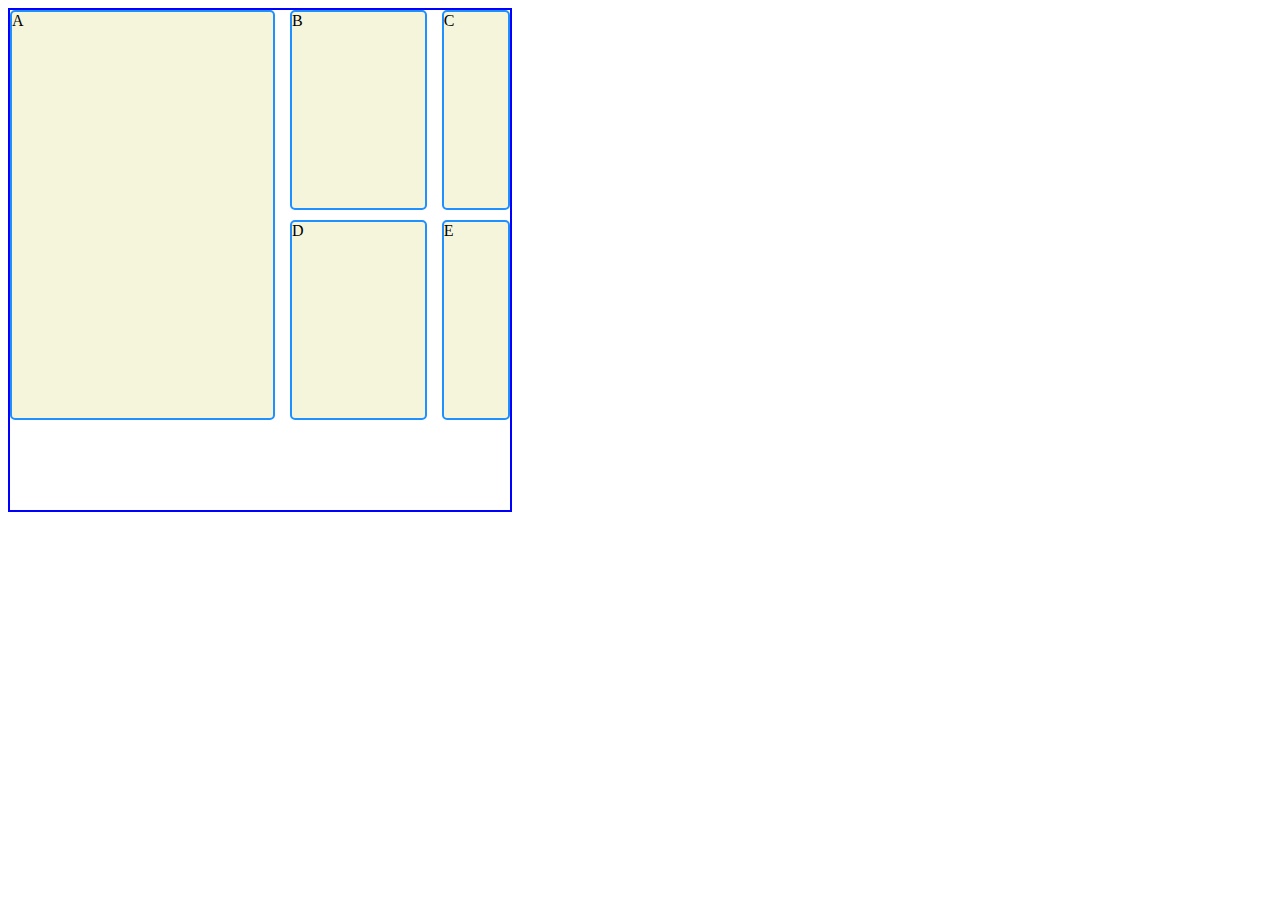
<file: CSS/Css_grid/index.html>
<!DOCTYPE html>
<html>
<head>
  <link rel='stylesheet' href='style.css'></head>
  
<body>
  <div class="grid">
    <div class="box a">A</div>
    <div class="box b">B</div>
    <div class="box c">C</div>
    <div class="box d">D</div>
    <div class="box e">E</div>
  </div>
</body>

</html>
</file>
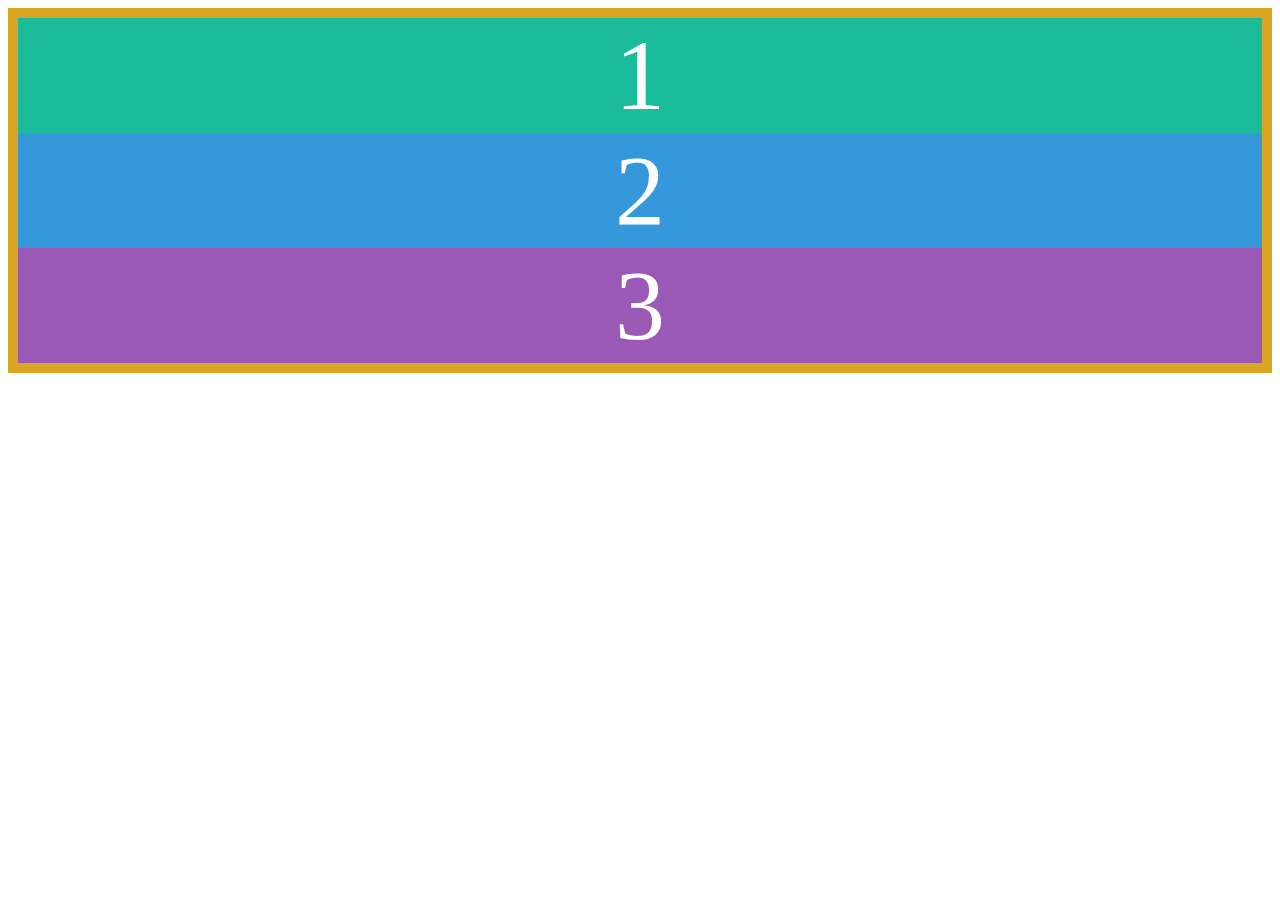
<file: flexbox/Clase/index.html>
<!DOCTYPE html>
<html lang="en">
<head>
  <meta charset="UTF-8">
  <title>FlexBox Tutorial</title>
  <link rel="stylesheet" href="style.css">
</head>
<body>

  <div class="container">
    <div class="box box1">1</div>
    <div class="box box2">2</div>
    <div class="box box3">3</div>
<!--     <div class="box box4">4</div>
    <div class="box box5">5</div>
    <div class="box box6">6</div>
    <div class="box box7">7</div>
    <div class="box box8">8</div>
    <div class="box box9">9</div>
    <div class="box box10">10</div> -->
  </div>

</body>
</html>
</file>
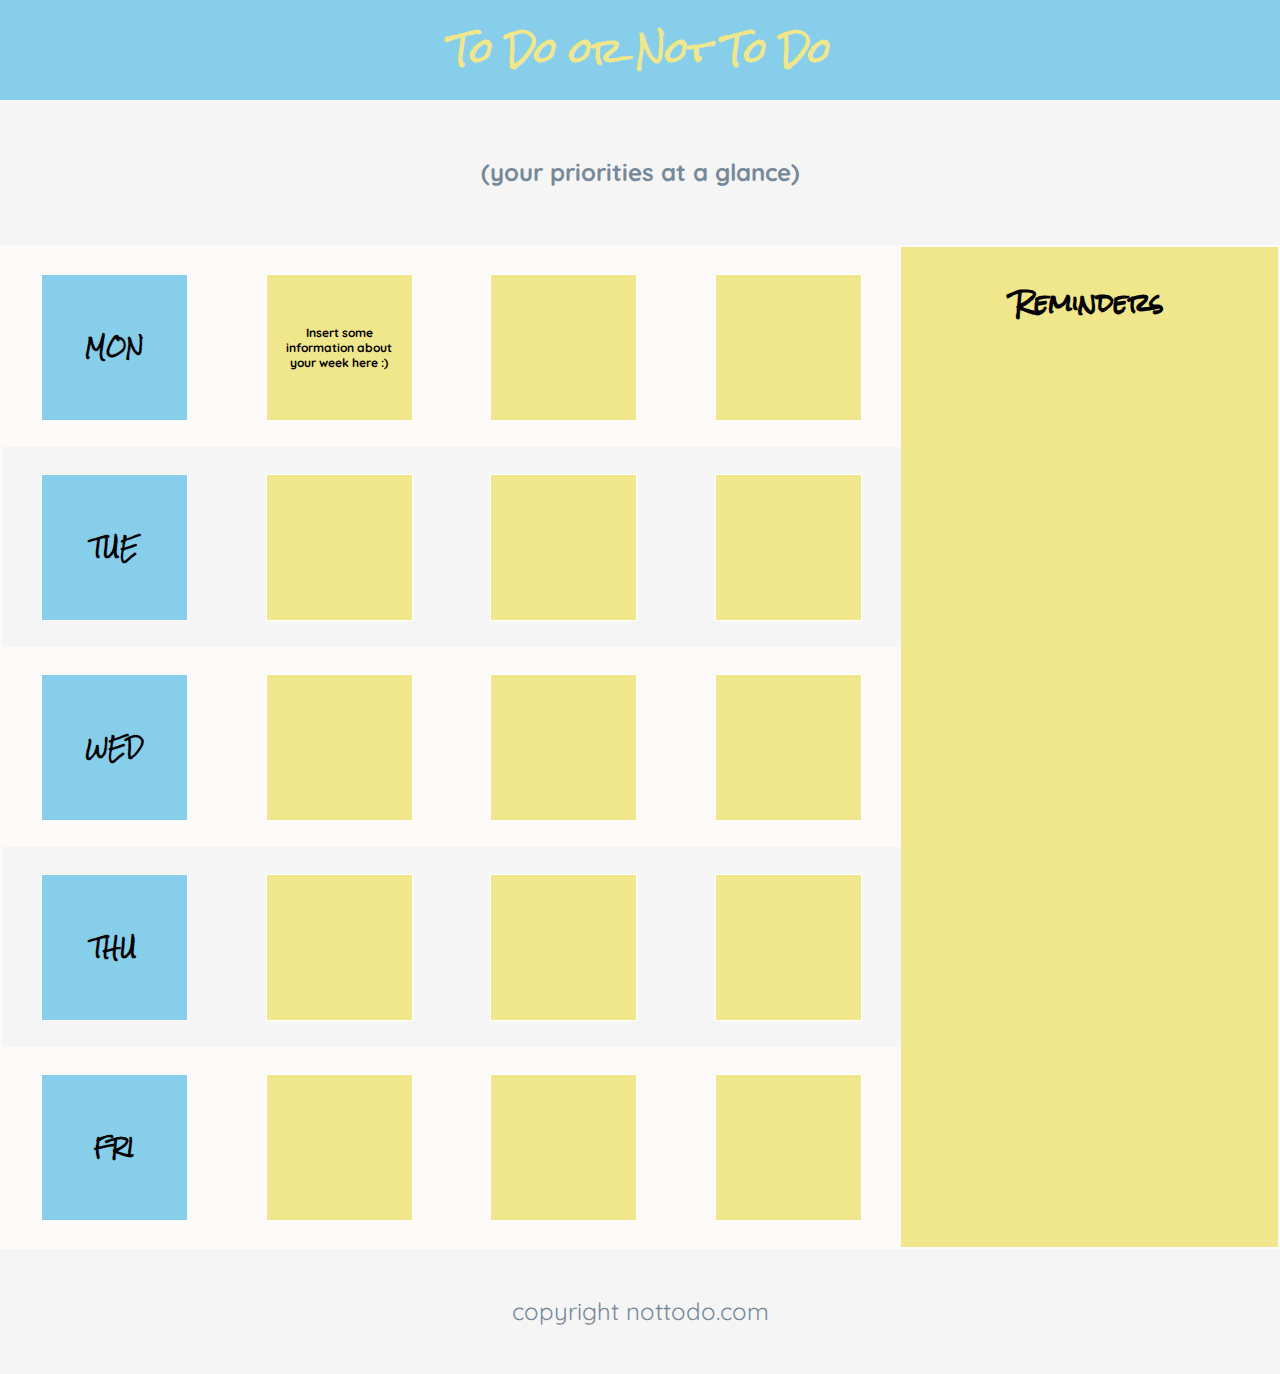
<file: proyectos/todolist/index.html>
<!DOCTYPE html>
<html>

<head>
  <title>To Do App</title>
  <link rel="stylesheet" href="style.css" type="text/css">
  <link href="https://fonts.googleapis.com/css?family=Quicksand" rel="stylesheet">
  <link href="https://fonts.googleapis.com/css?family=Rock+Salt" rel="stylesheet">
</head>
<body>

  <!-- Header -->

  <div id="header">
    <h1>To Do or Not To Do</h1>
    <h2 class="tagline">(your priorities at a glance)</h2>
  </div>

  <!-- App Container -->

  <div class="container">

    <!-- To Do Section -->

    <div class="week">
      <div class="row secondary-background">
        <div class="day square"><h3>MON</h3></div>
        <div class="task square">
          <p> Insert some information about your week here :) </p>
        </div>
        <div class="task square"></div>
        <div class="task square"></div>
      </div>
      <div class="row">
        <div class="day square"><h3>TUE</h3></div>
        <div class="task square"></div>
        <div class="task square"></div>
        <div class="task square"></div>
      </div>
      <div class="row secondary-background">
        <div class="day square"><h3>WED</h3></div>
        <div class="task square"></div>
        <div class="task square"></div>
        <div class="task square"></div>
      </div>
      <div class="row">
        <div class="day square"><h3>THU</h3></div>
        <div class="task square"></div>
        <div class="task square"></div>
        <div class="task square"></div>
      </div>
      <div class="row secondary-background">
        <div class="day square"><h3>FRI</h3></div>
        <div class="task square"></div>
        <div class="task square"></div>
        <div class="task square"></div>
      </div>
    </div>

    <!-- Reminders Section -->

    <div class="reminders">
      <h3>Reminders</h3>
    </div>
  </div>

  <!-- Footer -->

  <footer>
    <span class="tagline">copyright nottodo.com</span>
  </footer>
</body>
</html>
</file>
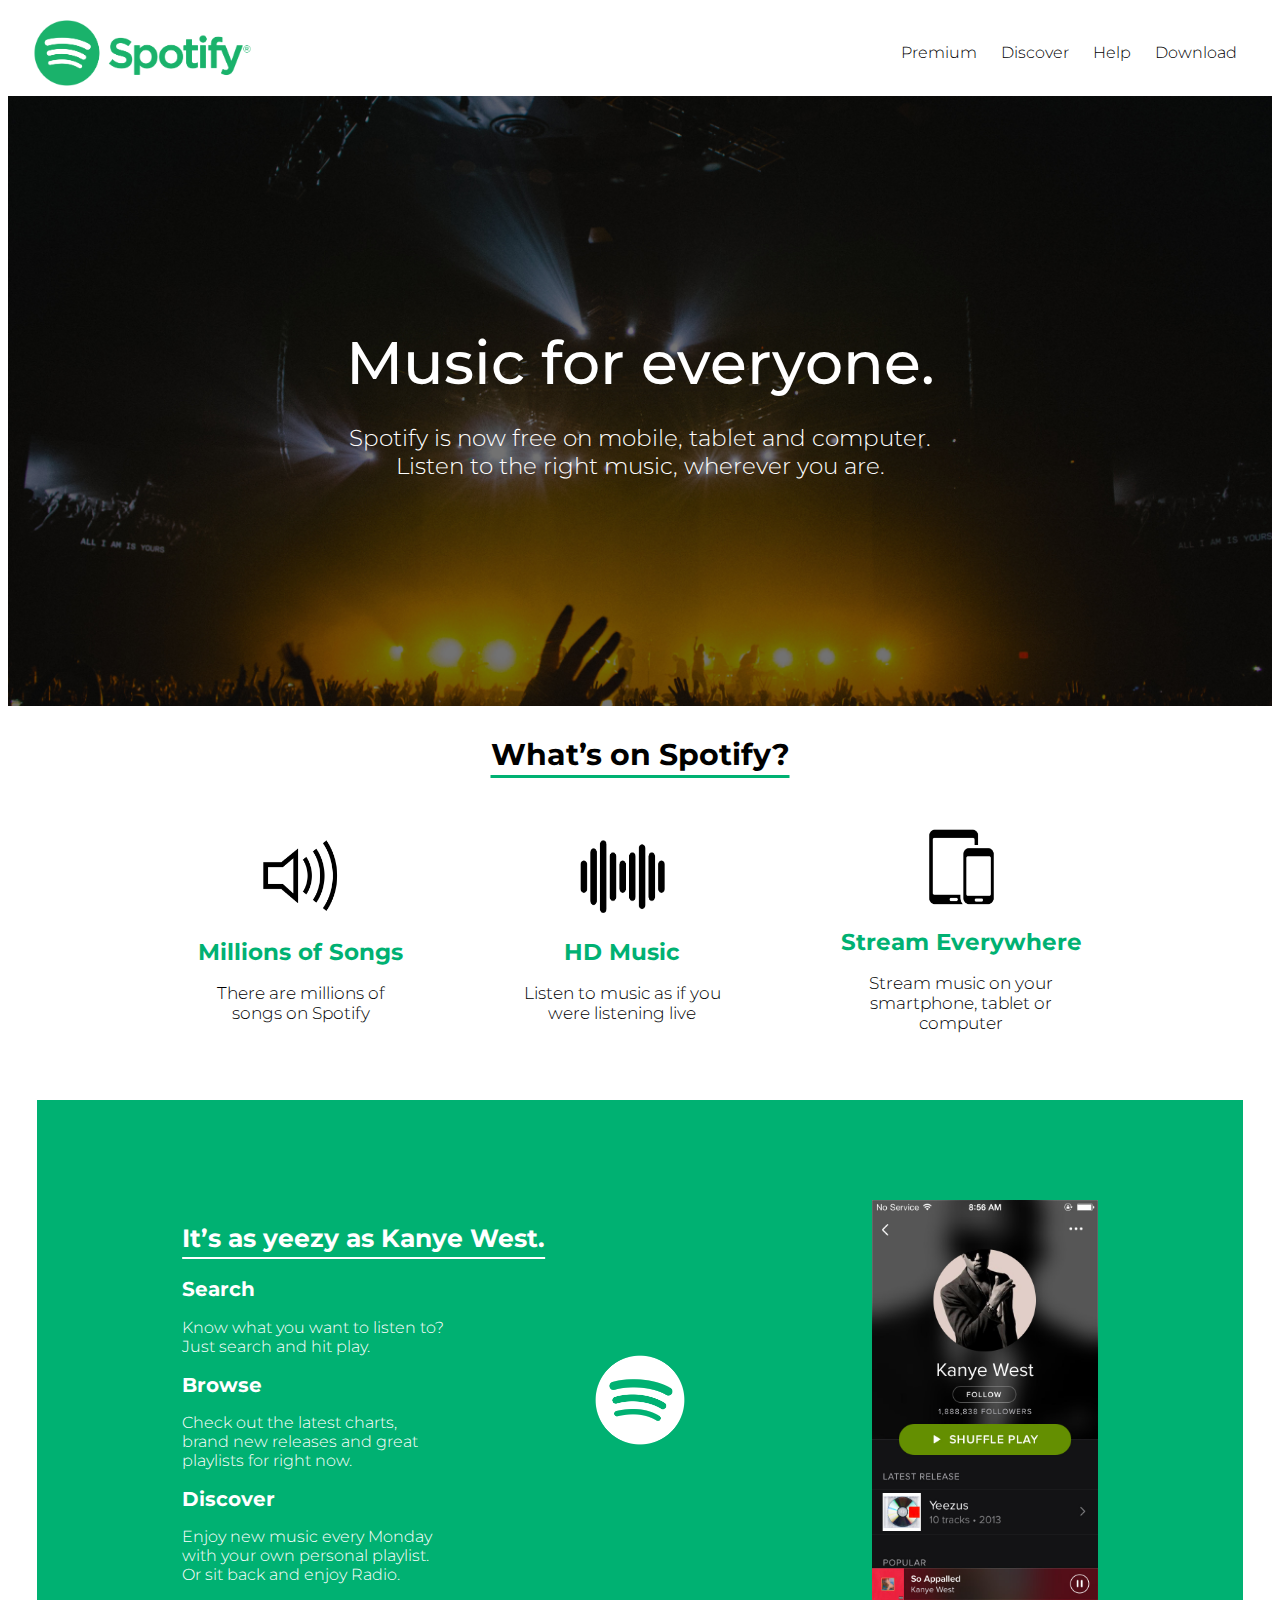
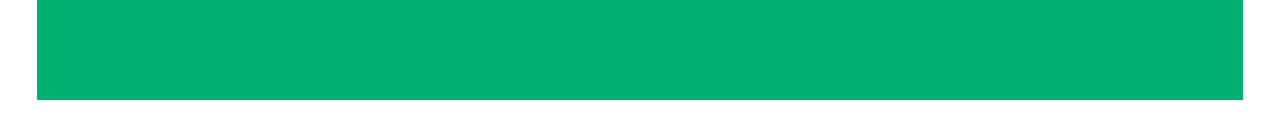
<file: spotify/code/index.html>
<!DOCTYPE html>
  <html lang="en">
    <head>
      
      <meta charset="UTF-8">
      <title>Spotify</title>
      <link rel="stylesheet" type="text/css" href="./css/stylesheet.css">
    </head>
    <body>
      <!-- HEADER -->
      <header>
        <img src="./img/spotify-logo.png">
        <nav>
          <ul>
            <li>Premium</li>
            <li>Discover</li>
            <li>Help</li>
            <li>Download</li>
          </ul>
        </nav>
      </header>

      <!-- SECCION1: IMG DE FONDO -->
      <section class="img_fondo">
        <h3>Music for everyone.</h3>
        <p>Spotify is now free on mobile, tablet and computer.
        <br>
        Listen to the right music, wherever you are. 
        </p>      
      </section>

      <!-- SECCION2: what's on spotify -->
      <section class="section2">
        <h2 class="title boldMont">What’s on Spotify?</h2>
        <div class="what-spotify">
          <article class="art-flex">
            <img class="icon" alt="music-icon" src="./img/music-icon.png">
            <h2>Millions of Songs</h2>
          <p>There are millions of<br>songs on Spotify</p>          
          </article>

          <article class="art-flex">
            <img class="icon" alt="high-quality-icon" src="./img/high-quality-icon.png">
            <h2>HD Music</h2>
          <p>Listen to music as if you<br>were listening live</p>       
          </article>

          <article class="art-flex">
            <img class="icon" alt="devices-icon" src="./img/devices-icon.png">
            <h2>Stream Everywhere</h2>
            <p>Stream music on your<br>smartphone, tablet or<br> computer</p>
          </article>
        </div>
      </section>

      <!-- SECCION3: img kanye west -->
      <section class="section3">
            <article class="kanye-info">
            <h1 class="boldMont">It’s as yeezy as Kanye West.</h1>
            <div>
              <h2 class="boldMont">Search</h2>
              <p>Know what you want to listen to?<br>Just search and hit play.</p>  
            </div>

            <div>
              <h2 class="boldMont">Browse</h2>
              <p>Check out the latest charts,<br>brand new releases and great<br>playlists for right now.</p>        
            </div>

            <div>
              <h2 class="boldMont">Discover</h2>
              <p>Enjoy new music every Monday<br>with your own personal playlist.<br>Or sit back and enjoy Radio.</p>
            </div>
          </article>
          <img src="./img/spotify-app.jpeg" alt="spotify-app">
      </section>
    </body>
  </html>
</file>
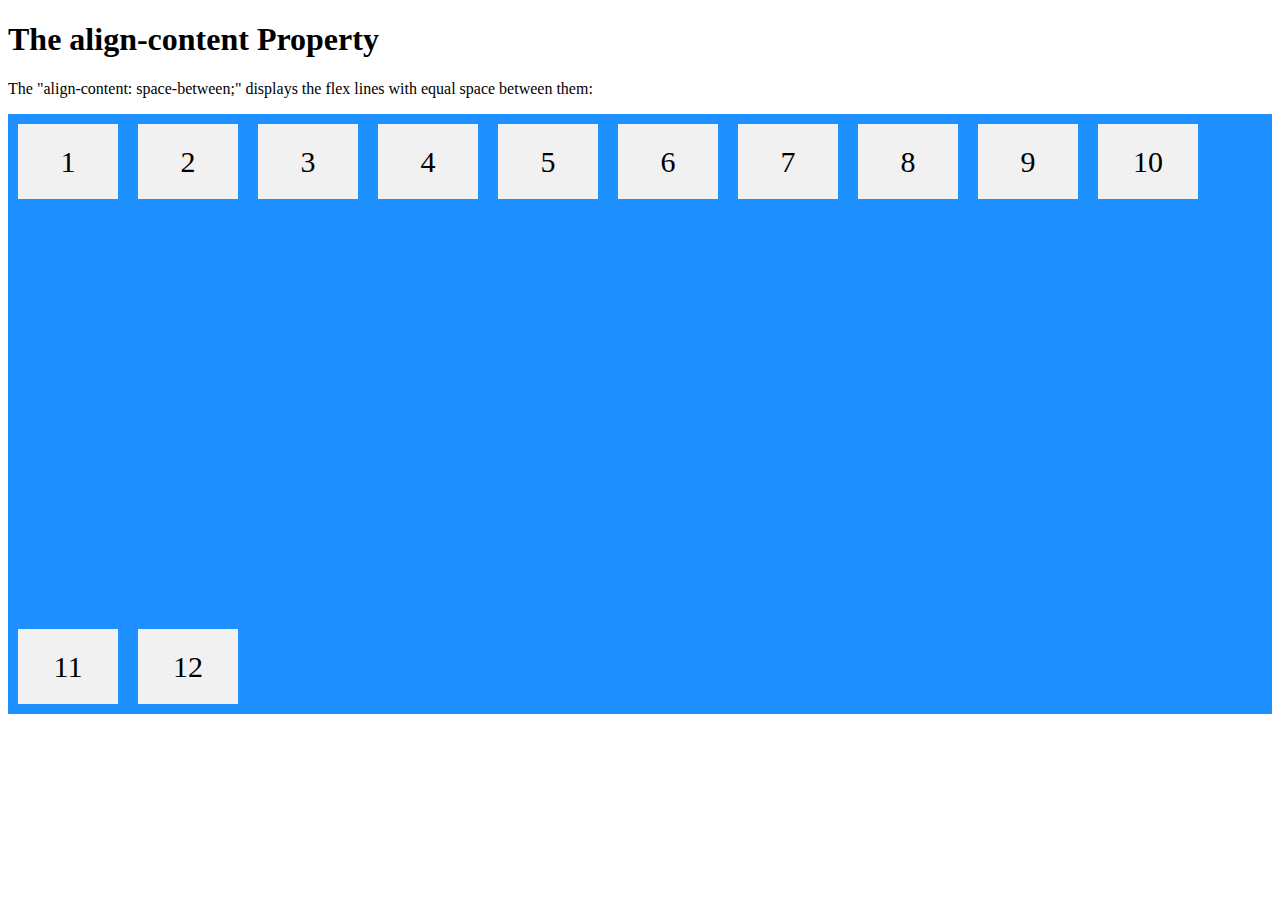
<file: flexbox/align_content.html>
<!DOCTYPE html>
<html>
<head>
<style>
.flex-container {
  display: flex;
  height: 600px;
  flex-wrap: wrap;
  align-content: space-between;
  /*overflow: scroll;*/
  background-color: DodgerBlue;
}

.flex-container > div {
  background-color: #f1f1f1;
  width: 100px;
  margin: 10px;
  text-align: center;
  line-height: 75px;
  font-size: 30px;
}
</style>
</head>
<body>

<h1>The align-content Property</h1>

<p>The "align-content: space-between;" displays the flex lines with equal space between them:</p>

<div class="flex-container">
  <div>1</div>
  <div>2</div>
  <div>3</div>  
  <div>4</div>
  <div>5</div>
  <div>6</div>  
  <div>7</div>
  <div>8</div>
  <div>9</div>  
  <div>10</div>
  <div>11</div>
  <div>12</div>  
</div>

</body>
</html>
</file>
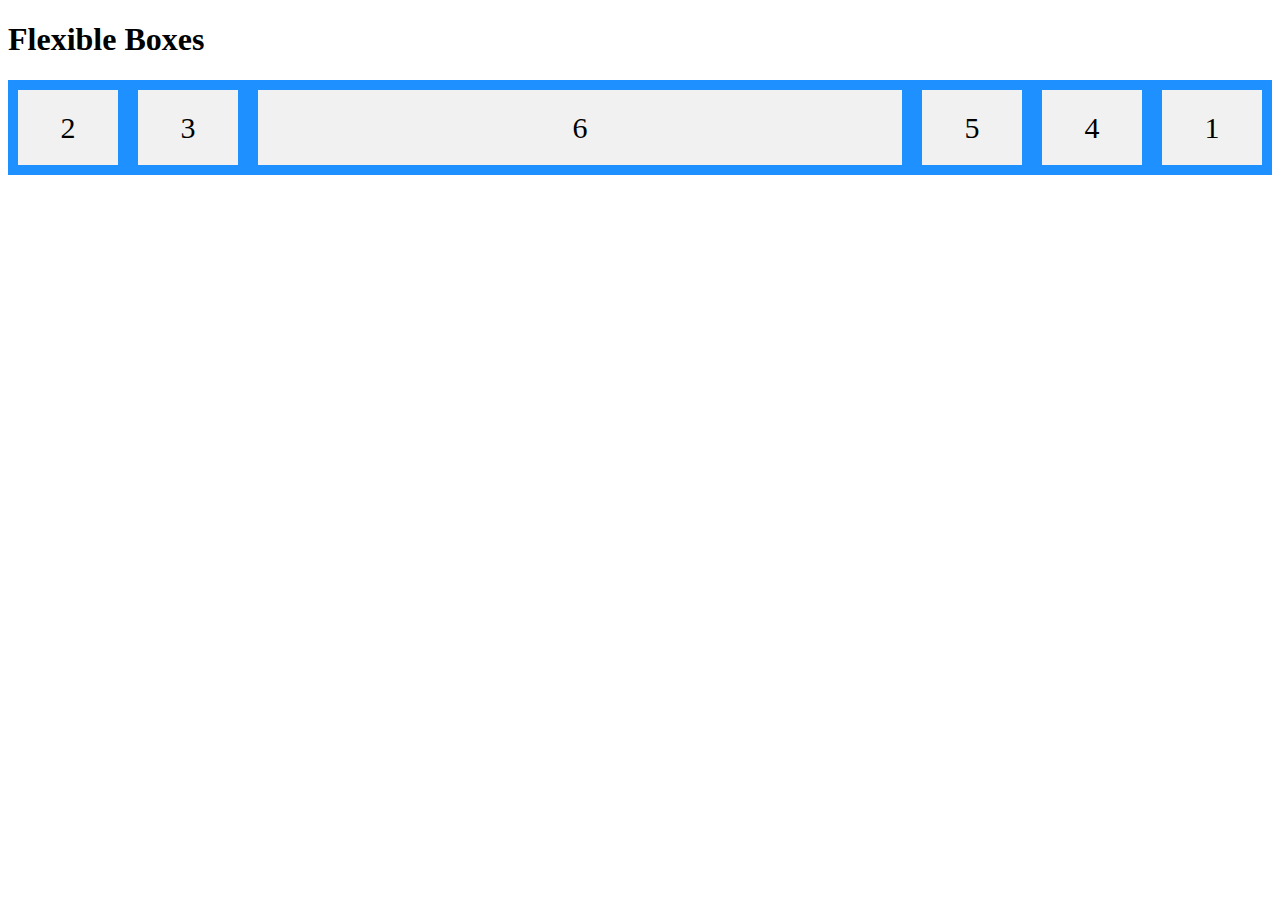
<file: flexbox/flex.html>
<!DOCTYPE html>
<html>
<head>
<style>
.flex-container {
  /*ESTAS DOS SOLO CON WRAP COLUMN --->> quitar divs cuando usemos justify-content*/ 
/*  min-height: 100vh;
  max-height: 100vh;*/
  display: flex;
  flex-flow: row wrap;
  justify-content: space-evenly;
  align-items: baseline;
  background-color: DodgerBlue;
}

.flex-container > div {
  background-color: #f1f1f1;
  width: 100px;
  margin: 10px;
  text-align: center;
  line-height: 75px;
  font-size: 30px;
}


</style>
</head>
<body>
<h1>Flexible Boxes</h1>

<div class="flex-container">
  <div style="order:70">1</div>
  <div style="order:-1">2</div>
  <div style="order:-1">3</div>
  <div style="order:3">4</div>
  <div style="order:2">5</div>
  <div style="order:1; flex-grow: 2;">6</div> 
</div>
</body>
</html>
</file>
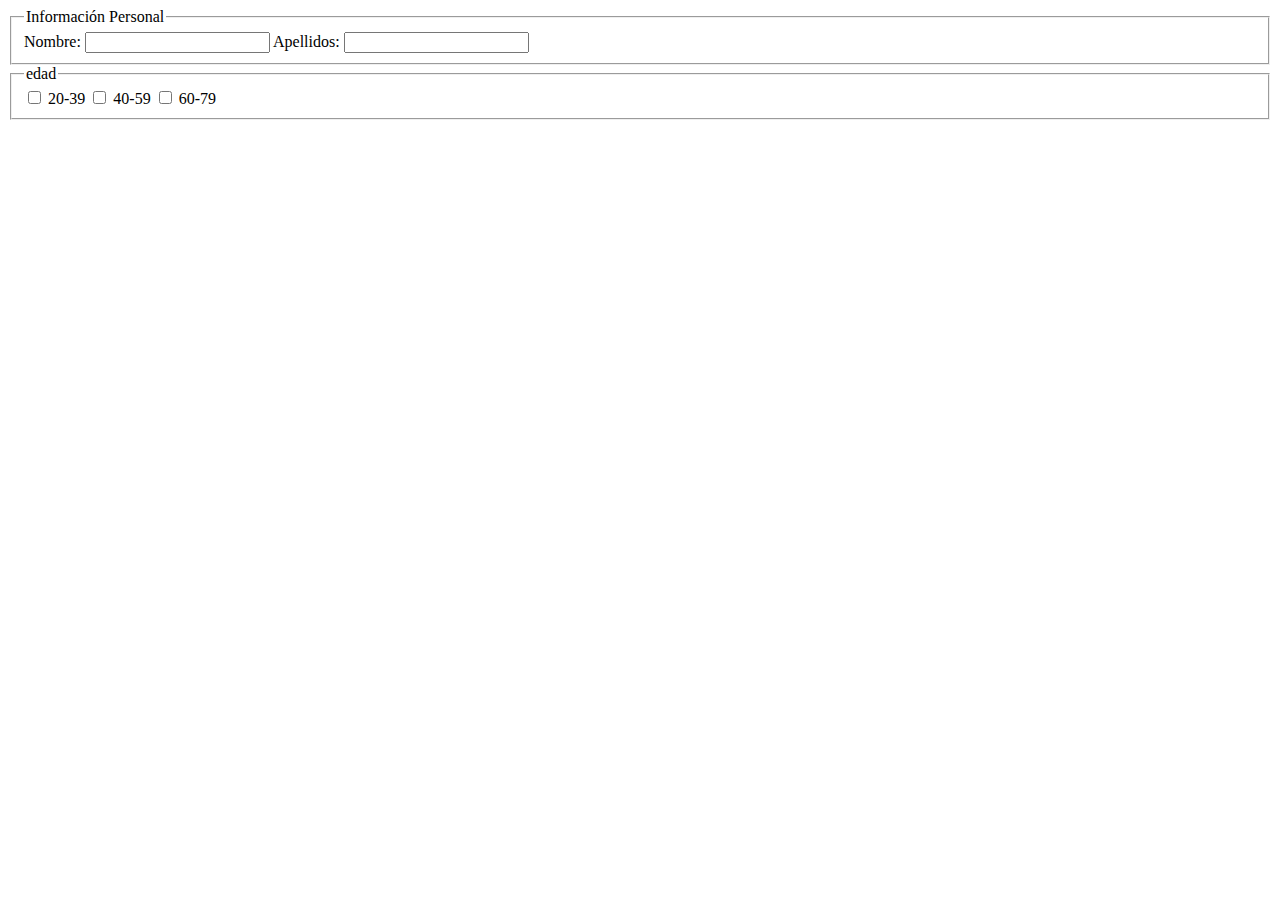
<file: formularios/ejemplo1.html>
<!DOCTYPE html>
<html>
<head>
	<meta charset="utf-8">
	<meta name="viewport" content="width=device-width, initial-scale=1">
	<title>Ejercicio Formularios 1</title>
</head>
<body>

	<form>
	 <fieldset>
	  <legend>Información Personal</legend>
	  Nombre: <input name='nombre' type='text' tabindex='1'>
	  Apellidos: <input name='apellidos' type='text' tabindex='2'>
	 </fieldset>

	 <fieldset>
	  <legend>edad</legend>
	  <input type='checkbox' tabindex='20'
	            name='edad' value='20-39' > 20-39
	  <input type='checkbox' tabindex='21'
	            name='edad' value='40-59' > 40-59
	  <input type='checkbox' tabindex='22'
	            name='edad' value='60-79' > 60-79
	 </fieldset>

</form>

</body>
</html>
</file>
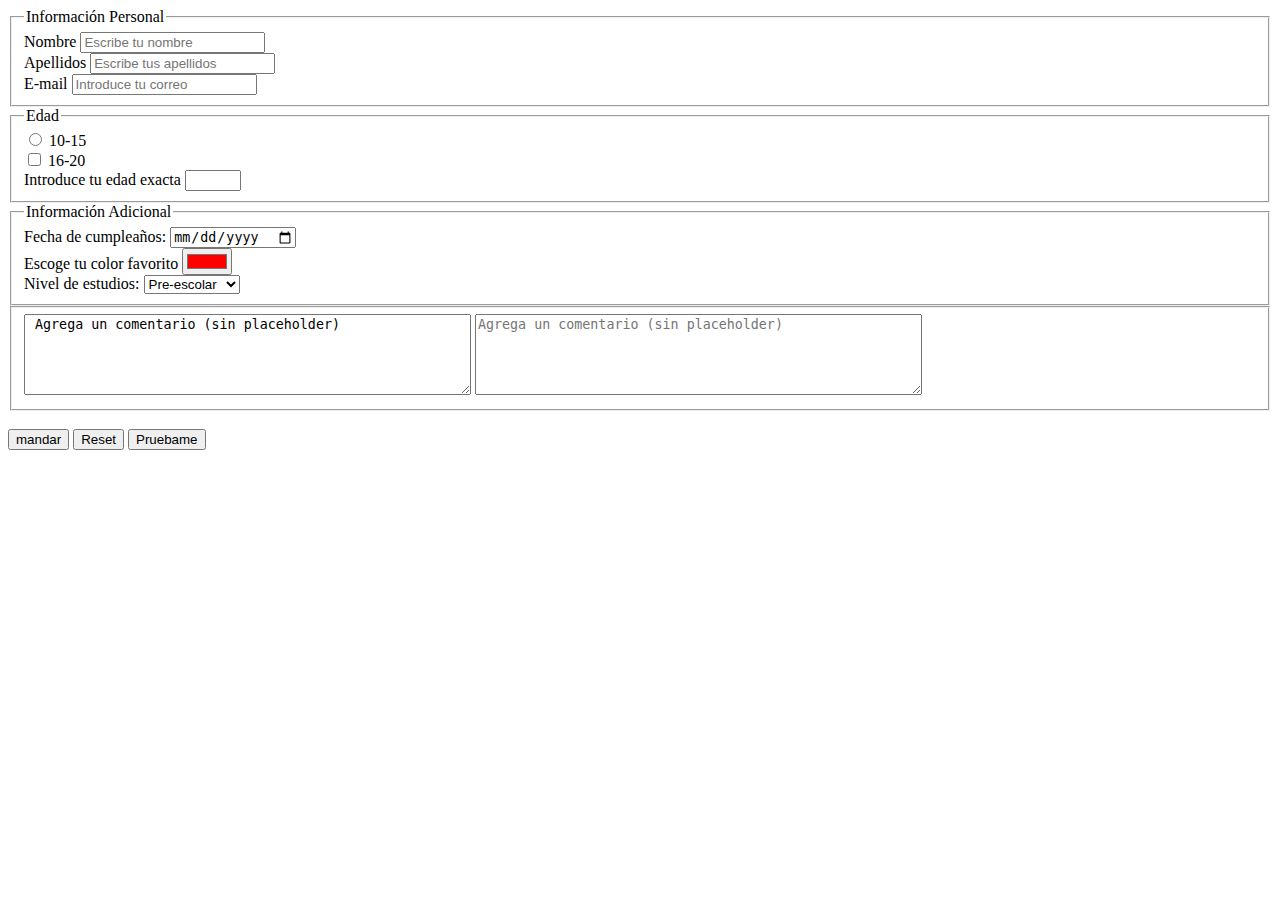
<file: formularios/ejemplo1_resuelto.html>
<!DOCTYPE html>
<html>
<head>
	<meta charset="utf-8">
	<meta name="viewport" content="width=device-width, initial-scale=1">
	<title>Ejercicio Formularios 1</title>
</head>
<body>

<form>
	<fieldset class="Personal">
		<legend>Información Personal</legend>
		Nombre <input type="text" name="nombre", placeholder="Escribe tu nombre">
		<br>
		Apellidos <input type="text" name="apellidos", placeholder="Escribe tus apellidos">
		<br>
		E-mail <input type="email" name="correo" placeholder="Introduce tu correo">
	</fieldset>
	<fieldset class="edad">
		<legend>Edad</legend>
		<input type="radio" name="edad" value="10-15"> 10-15
		<br>
		<input type="checkbox" name="edad" value="16-20"> 16-20
		<br>
		Introduce tu edad exacta <input type="number" name="edad_exact" min="10" max="30">
	</fieldset>
	<fieldset class="adicional">
		<legend>Información Adicional</legend>
		Fecha de cumpleaños: <input type="date" name="cumpleaños">
		<br>
		Escoge tu color favorito <input type="color" name="colorfav" value="#ff0000">
		<br>
		Nivel de estudios: 
		<select name="estudios">
			<option value="kinder">Pre-escolar</option>
			<option value="primaria">Primaria</option>
			<option value="secundaria">Secundaria</option>
			<option value="prepa">Preparatoria</option>		
		</select>
		</fieldset>
		<fieldset name="otro">
			<textarea rows='5' cols='53'> Agrega un comentario (sin placeholder)</textarea>
			<textarea rows='5' cols='53' placeholder="Agrega un comentario (sin placeholder)"></textarea>
		</fieldset>
	<br>
	<input type="submit" value="mandar">
	<input type="reset" name="Reestablecer valores" >
	<input type="button" onclick="alert('Hello World!')" value="Pruebame">
</form>



</body>
</html>
</file>
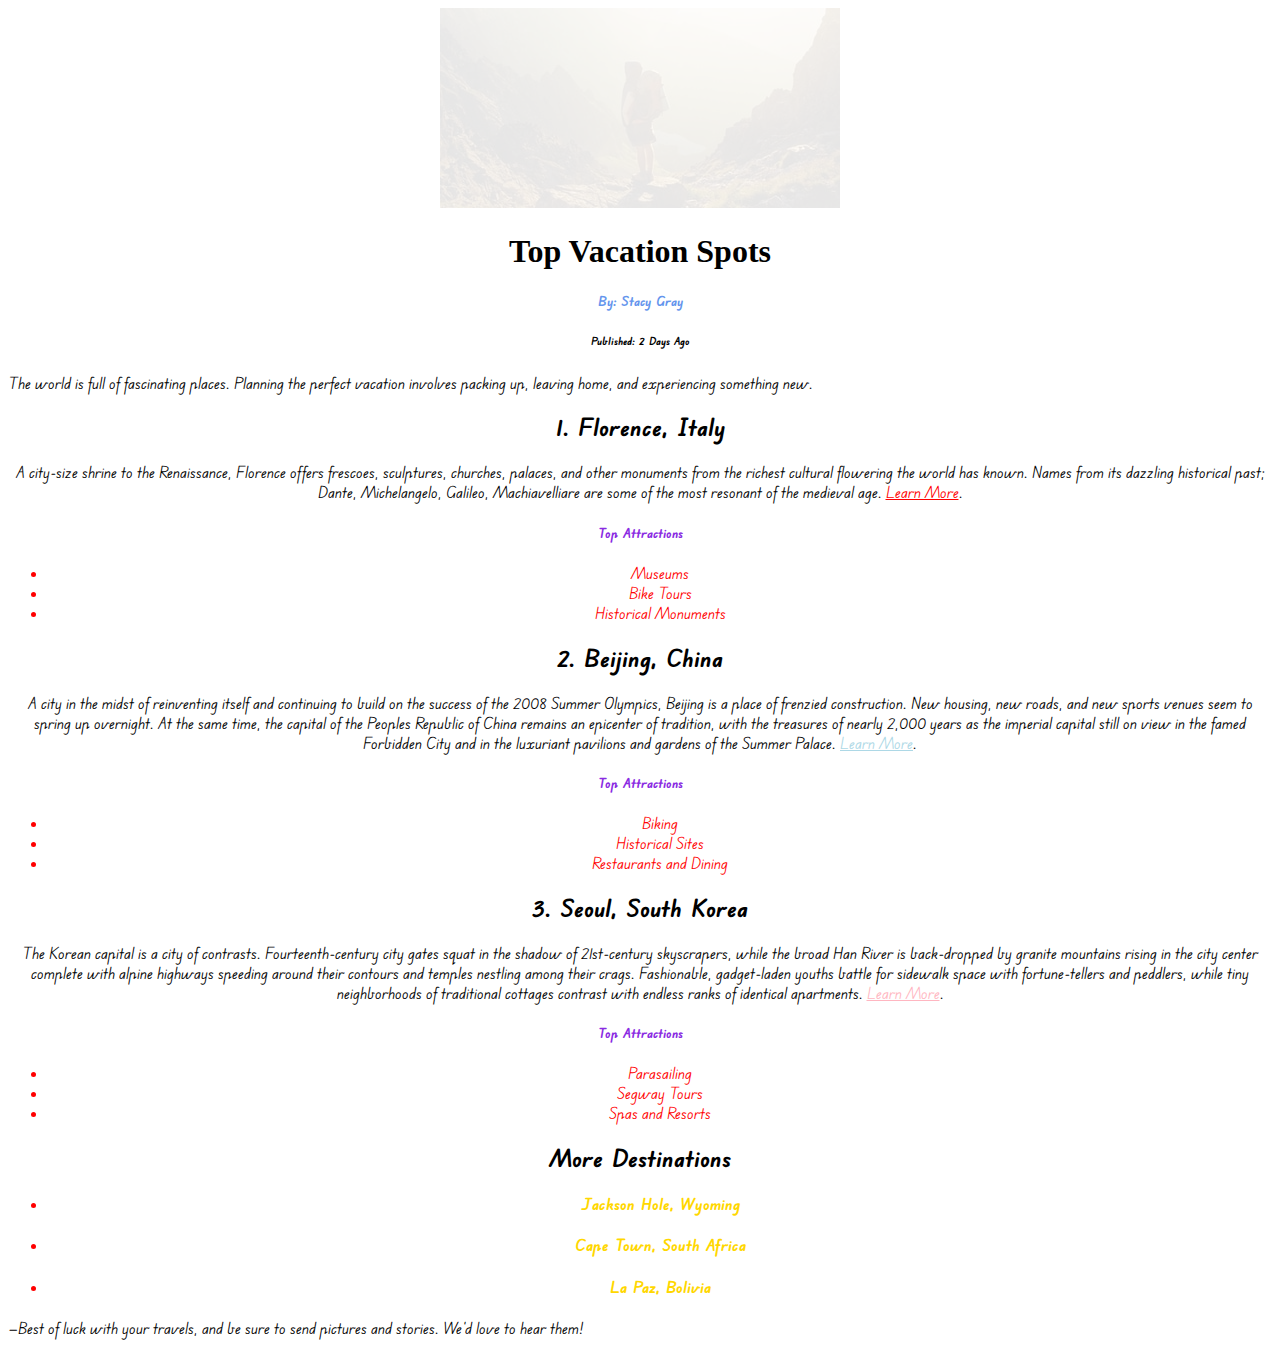
<file: CSS/selectores/selectors.html>
<!DOCTYPE html>
  <html>
    <head>
      <meta charset="utf-8">
      <meta name="viewport" content="width=device-width, initial-scale=1">
      <title>Maquetado</title>
      <link rel="stylesheet" href="./stylesheet.css">
    </head>
    <body>
    <img src='./explorer.jpeg' />
    <h1 id="article-title">Top Vacation Spots</h1>
    <h5 class="author-class" id="author-id">By: Stacy Gray</h5>
    <h6>Published: 2 Days Ago</h6>

    <p>The world is full of fascinating places. Planning the perfect vacation involves packing up, leaving home, and experiencing something new.</p>

    <h2 class='destination'>1. Florence, Italy</h2>
    <div class='description'>A city-size shrine to the Renaissance, Florence offers frescoes, sculptures, churches, palaces, and other monuments from the richest cultural flowering the world has known. Names from its dazzling historical past; Dante, Michelangelo, Galileo, Machiavelliare are some of the most resonant of the medieval age. <a href='https://www.nationalgeographic.com/travel/destination/florence' target='_blank'>Learn More</a>.
      <h5>Top Attractions</h5>
      <ul>
        <li>Museums</li>
        <li>Bike Tours</li>
        <li>Historical Monuments</li>
      </ul>
    </div>

    <h2 class='destination'>2. Beijing, China</h2>
    <div class='description'>A city in the midst of reinventing itself and continuing to build on the success of the 2008 Summer Olympics, Beijing is a place of frenzied construction. New housing, new roads, and new sports venues seem to spring up overnight. At the same time, the capital of the Peoples Republic of China remains an epicenter of tradition, with the treasures of nearly 2,000 years as the imperial capital still on view in the famed Forbidden City and in the luxuriant pavilions and gardens of the Summer Palace.
      <a href='https://www.nationalgeographic.com/travel/destination/beijing' target='_blank'>Learn More</a>.
      <h5>Top Attractions</h5>
      <ul>
        <li>Biking</li>
        <li>Historical Sites</li>
        <li>Restaurants and Dining</li>
      </ul>
    </div>

    <h2 class='destination'>3. Seoul, South Korea</h2>
    <div class='description'>The Korean capital is a city of contrasts. Fourteenth-century city gates squat in the shadow of 21st-century skyscrapers, while the broad Han River is back-dropped by granite mountains rising in the city center complete with alpine highways speeding around their contours and temples nestling among their crags. Fashionable, gadget-laden youths battle for sidewalk space with fortune-tellers and peddlers, while tiny neighborhoods of traditional cottages contrast with endless ranks of identical apartments.
      <a href='https://www.nationalgeographic.com/travel/destination/seoul' target='_blank'>Learn More</a>.
      <h5>Top Attractions</h5>
      <ul>
        <li>Parasailing</li>
        <li>Segway Tours</li>
        <li>Spas and Resorts</li>
      </ul>
    </div>

    <h2> More Destinations </h2>
    <ul>
      <li><h4 class='destination'>Jackson Hole, Wyoming</h4></li>
      <li><h4 class='destination'>Cape Town, South Africa</h4></li>
      <li><h4 class='destination'>La Paz, Bolivia</h4></li>
    </ul>

    <p>&mdash;Best of luck with your travels, and be sure to send pictures and stories. We'd love to hear them!</p>


    </body>

  </html>
</file>
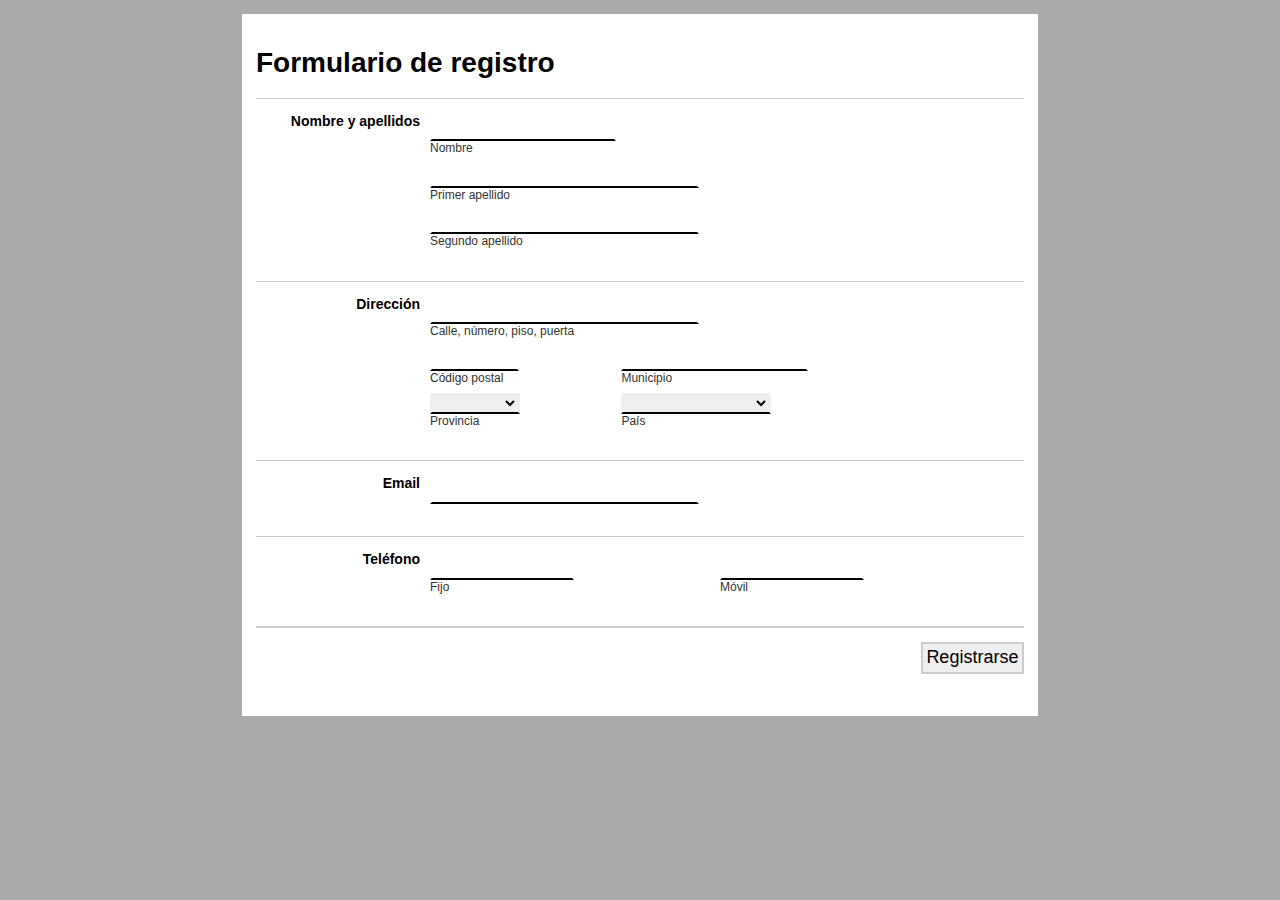
<file: formularios/maquetado/maquetado.html>
<!DOCTYPE html> 
<html>
<head>
<meta charset="utf-8" />
<title>Ejemplo de formulario maquetado</title> 
<style type="text/css">
/* Características generales de la página */
body {
  font-size: 14px;
  font-family: Arial, sans-serif;
  background: #AAA;
}

/* El contenedor define la zona principal de contenido */
#contenedor {
  background: #FFF;
  margin: 1em auto;
  padding: 1em;
  width: 768px;
}

/* El formulario está definido como una lista */
ul {
  list-style: none;
  margin: 0;
  padding: 0;
}

ul li {
  border-top: 1px solid #CCC;
  margin: 1em 0;
  padding: 1em;
  width: auto;
  overflow: hidden;
}

/* El formulario se organiza en dos columnas, el título y los controles */
ul li label.titulo {
  float: left;
  width: 150px;
  text-align: right;  
}
 
ul li div.controles {
  margin-left: 160px;
}

/* El último elemento del formulario es el botón "Registrarse" */
ul li.botones {
  border-top: 2px solid #CCC;
  clear: both;
  float: none;
  padding: 1em 0;
  text-align: right;
  width: 100%;
}
 
ul li.botones input {
  font-size: 18px;
}

/* El título de los elementos de la lista */ 
ul li label.titulo {
  font-weight: bold;
}
 
ul li div span {
  float: left;
  padding: 0.3em 0;
}
 
ul li div span.completo {
  width: 100%;
}
 
ul li div span.mitad {
  width: 50%;
}
 
ul li div span.tercio {
  width: 33%;
}
 
ul li div span.dostercios {
  width: 66%;
}

/* Como se define display: block, se muestra en la línea siguiente */
ul li div span label {
  display: block;
  font-size: 12px;
  color: #333;
}

/* Configuración de los controles del formulario */
ul li input {
  padding: 0.2em;
}
 
input#apellido1, input#apellido2, input#direccion, input#email {
  width: 260px;
}
 
input#codigopostal {
  width: 80px;
}
 
select#provincia {
  width: 90px;
}
 
select#pais {
  width: 150px;
}
 
input#telefonofijo, input#telefonomovil {
  width: 135px;
}
 
/* Cambia el color cuando se sitúa el cursor del ratón */
ul li:hover {
  background-color: #FF9;
}
 
ul li.botones:hover {
  background-color: transparent;
}

/* Destaca el control cuando recibe el foco */
ul li input, ul li select {
  border: 2px solid transparent;
  border-bottom: 2px solid black;
}

ul li.botones input {
  border: 2px solid #CCC;
}

ul li input:focus, ul li select:focus {
  border: 2px solid #F00;
}
</style>
</head>
 
<body>
<div id="contenedor">
 
<h1>Formulario de registro</h1>
 
<form method="post" action="#">
<ul>
<li>
  <label class="titulo" for="nombre">Nombre y apellidos</label>
  
  <div class="controles">
    <span class="completo">
      <input id="nombre" name="nombre" value="" />
      <label for="nombre">Nombre</label>
    </span>
 
    <span class="completo">
      <input id="apellido1" name="apellido1" value="" />
      <label for="apellido1">Primer apellido</label>
    </span>
 
    <span class="completo">
      <input id="apellido2" name="apellido2" value="" />
      <label for="apellido2">Segundo apellido</label>
    </span>
  </div>
</li>
 
<li>
  <label class="titulo" for="direccion">Dirección</label>
 
  <div class="controles">
    <span class="completo">
      <input id="direccion" name="direccion" value="" />
      <label for="direccion">Calle, número, piso, puerta</label>
    </span>
 
    <span class="tercio">
      <input id="codigopostal" name="codigopostal" value="" />
      <label for="codigopostal">Código postal</label>
    </span>
 
    <span class="dostercios">
      <input id="municipio" name="municipio" value="" />
      <label for="municipio">Municipio</label>
    </span>
 
    <span class="tercio">
      <select id="provincia" name="provincia">
        <option value=""></option>
        <option value="provincia1">Provincia 1</option>
        <option value="provincia2">Provincia 2</option>
        <option value="provincia3">Provincia 3</option>
      </select>
      <label for="provincia">Provincia</label>
    </span>
 
    <span class="dostercios">
      <select id="pais" name="pais">
        <option value=""></option>
        <option value="pais1">País 1</option>
        <option value="pais2">País 2</option>
        <option value="pais3">País 3</option>
      </select>
      <label for="pais">País</label>
    </span>
  </div>
</li>
 
<li>
  <label class="titulo" for="email">Email</label>
 
  <div class="controles">
    <span class="completo">
      <input id="email" name="email" value="" />
    </span>
  </div>
</li>
 
<li>
  <label class="titulo" for="telefonofijo">Teléfono</label>
 
  <div class="controles">
    <span class="mitad">
      <input id="telefonofijo" name="telefonofijo" value="" />
      <label for="telefonofijo">Fijo</label>
    </span>
 
    <span class="mitad">
      <input id="telefonomovil" name="telefonomovil" value="" />
      <label for="telefonomovil">Móvil</label>
    </span>
  </div>
</li>
 
<li class="botones">
  <input id="alta" type="submit" value="Registrarse" />
</li>
 
</ul>
</form>
 
</div>
</body>
</html>
</file>
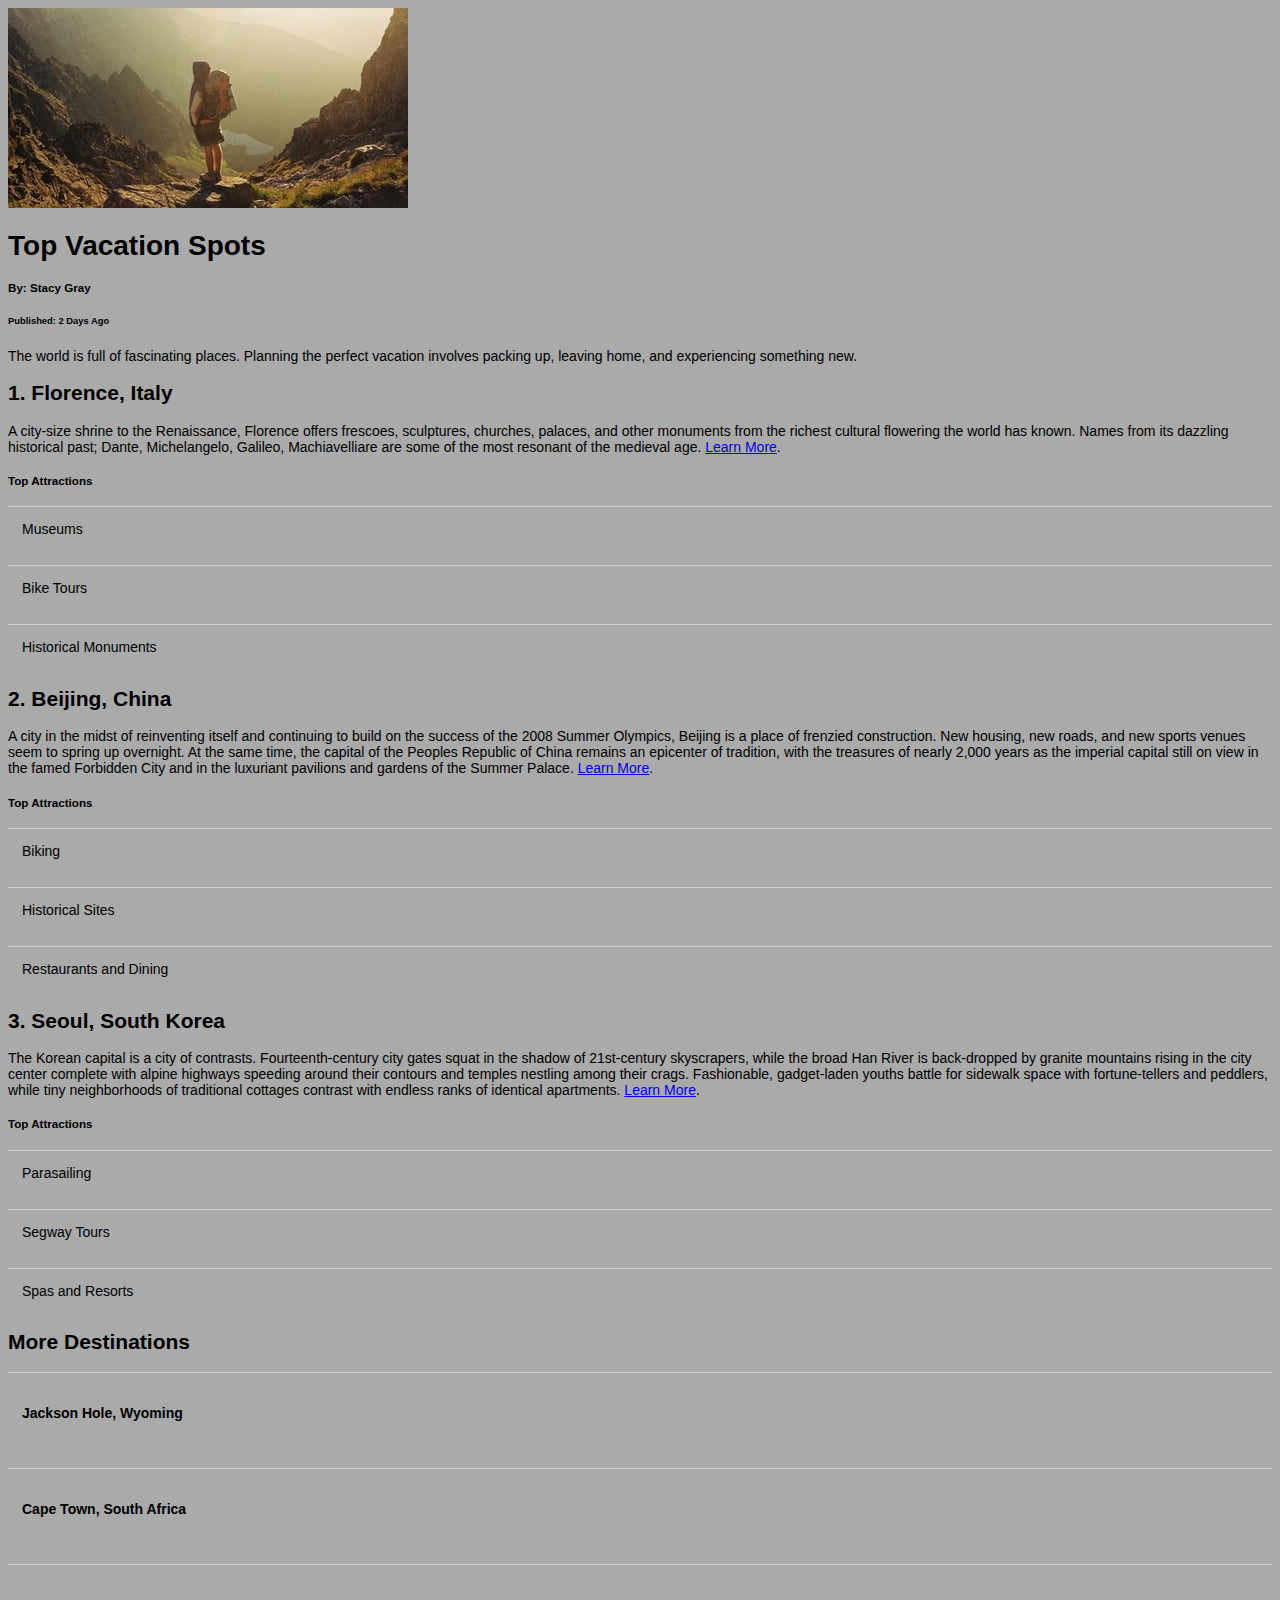
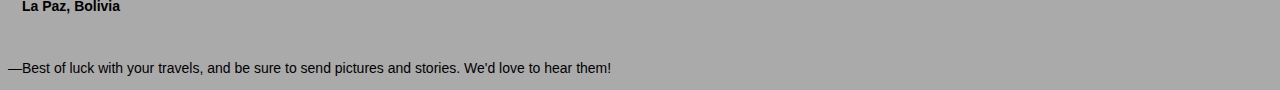
<file: formularios/maquetado/maquetado_original.html>
<!DOCTYPE html>
  <html>
    <head>
      <meta charset="utf-8">
      <meta name="viewport" content="width=device-width, initial-scale=1">
      <title>Maquetado</title>
      <link rel="stylesheet" type="text/css" href="./stylesheet.css">
    </head>
    <body>
    <img src='./explorer.jpeg' />
    <h1 class='title'>Top Vacation Spots</h1>
    <h5>By: Stacy Gray</h5>
    <h6>Published: 2 Days Ago</h6>

    <p>The world is full of fascinating places. Planning the perfect vacation involves packing up, leaving home, and experiencing something new.</p>

    <h2 class='destination'>1. Florence, Italy</h2>
    <div class='description'>A city-size shrine to the Renaissance, Florence offers frescoes, sculptures, churches, palaces, and other monuments from the richest cultural flowering the world has known. Names from its dazzling historical past; Dante, Michelangelo, Galileo, Machiavelliare are some of the most resonant of the medieval age. <a href='https://www.nationalgeographic.com/travel/destination/florence' target='_blank'>Learn More</a>.
      <h5>Top Attractions</h5>
      <ul>
        <li>Museums</li>
        <li>Bike Tours</li>
        <li>Historical Monuments</li>
      </ul>
    </div>

    <h2 class='destination'>2. Beijing, China</h2>
    <div class='description'>A city in the midst of reinventing itself and continuing to build on the success of the 2008 Summer Olympics, Beijing is a place of frenzied construction. New housing, new roads, and new sports venues seem to spring up overnight. At the same time, the capital of the Peoples Republic of China remains an epicenter of tradition, with the treasures of nearly 2,000 years as the imperial capital still on view in the famed Forbidden City and in the luxuriant pavilions and gardens of the Summer Palace.
      <a href='https://www.nationalgeographic.com/travel/destination/beijing' target='_blank'>Learn More</a>.
      <h5>Top Attractions</h5>
      <ul>
        <li>Biking</li>
        <li>Historical Sites</li>
        <li>Restaurants and Dining</li>
      </ul>
    </div>

    <h2 class='destination'>3. Seoul, South Korea</h2>
    <div class='description'>The Korean capital is a city of contrasts. Fourteenth-century city gates squat in the shadow of 21st-century skyscrapers, while the broad Han River is back-dropped by granite mountains rising in the city center complete with alpine highways speeding around their contours and temples nestling among their crags. Fashionable, gadget-laden youths battle for sidewalk space with fortune-tellers and peddlers, while tiny neighborhoods of traditional cottages contrast with endless ranks of identical apartments.
      <a href='https://www.nationalgeographic.com/travel/destination/seoul' target='_blank'>Learn More</a>.
      <h5>Top Attractions</h5>
      <ul>
        <li>Parasailing</li>
        <li>Segway Tours</li>
        <li>Spas and Resorts</li>
      </ul>
    </div>

    <h2> More Destinations </h2>
    <ul>
      <li><h4 class='destination'>Jackson Hole, Wyoming</h4></li>
      <li><h4 class='destination'>Cape Town, South Africa</h4></li>
      <li><h4 class='destination'>La Paz, Bolivia</h4></li>
    </ul>

    <p>&mdash;Best of luck with your travels, and be sure to send pictures and stories. We'd love to hear them!</p>


    </body>

  </html>
</file>
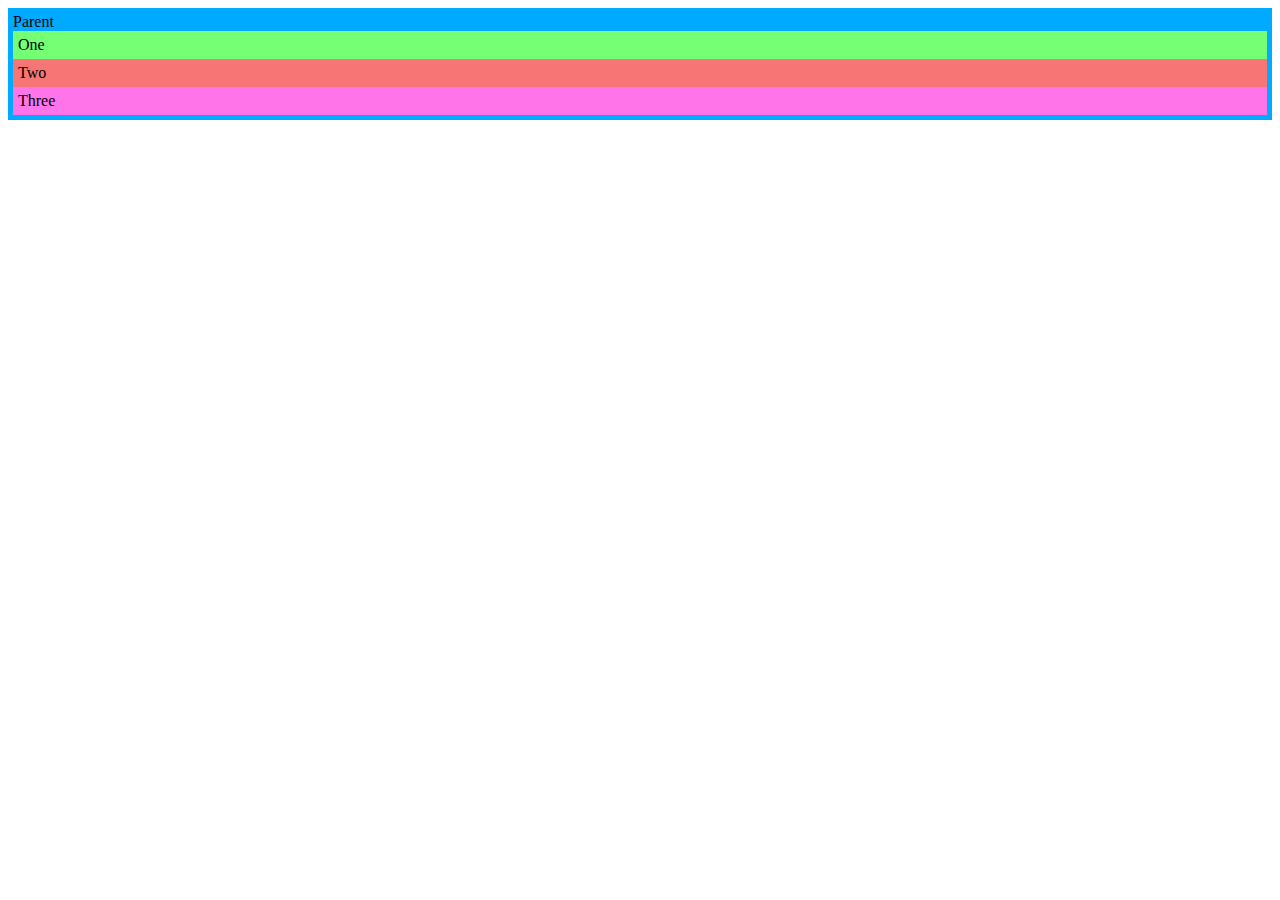
<file: CSS/selectores/position/position.html>
<!DOCTYPE html>
<html>
<head>
  <meta charset="utf-8">
  <meta name="viewport" content="width=device-width, initial-scale=1">
  <link rel="stylesheet" type="text/css" href="./position.css">
  <title>Position</title>
</head>
<body>

  <div class="parent">
  Parent
  <div class="child-one child">One</div>
  <div class="child-two child">Two</div>
  <div class="child-three child">Three</div>
</div>

</body>
</html>
</file>
<file: CSS/Css_grid/style.css>
.grid {
  border: 2px blue solid;
  height: 500px;
  width: 500px;
  display: grid;
  grid-template-columns: 25% 25% 2fr 1fr;
  grid-template-rows: 200px 200px;
  row-gap: 10px;
  column-gap: 15px;
}

.box {
  background-color: beige;
  color: black;
  border-radius: 5px;
  border: 2px dodgerblue solid;
}

.a {
  grid-column-start: 1;
  grid-column-end: span 2;
  grid-row-start: 1;
  grid-row-end: 3;
}
</file>
<file: flexbox/Clase/style.css>
.box {
  color:white;
  font-size: 100px;
  text-align: center;
  /*padding:10px;*/
}

.box1 { background:#1abc9c;}
.box2 { background:#3498db;}
.box3 { background:#9b59b6;}
/*.box4 { background:#34495e;}
.box5 { background:#f1c40f;}
.box6 { background:#e67e22;}
.box7 { background:#e74c3c;}
.box8 { background:#bdc3c7;}
.box9 { background:#2ecc71;}
.box10 { background:#16a085;}*/

.container {
  display:flex;
  border:10px solid goldenrod;
  flex-direction: column;
  justify-content: center;

}
</file>
<file: proyectos/todolist/style.css>
/* Universal Styles */

body {
  margin: 0px;
  background-color: WhiteSmoke;
  font-family: 'Rock Salt', cursive;
  text-align: center;
}

.secondary-background {
  background-color: Snow;
}

.tagline {
  font-family: 'Quicksand', sans-serif;
  color: LightSlateGrey;
  line-height: 125px;
}

/* Header */

h1 {
  margin: 0;
  background-color: SkyBlue;
  line-height: 100px;
  color: Khaki;
}

h2 {
  margin: 10px;
}

/* App Container */

.container {
  display: flex;
  border: 2px solid Snow;
}

/* To Do Section */

.week {
  display: inline-flex;
  flex-grow: 3;
  flex-direction: column;
}

.row {
  min-height: 200px;
  display: flex;
  flex-wrap: wrap;
  justify-content: space-around;
  align-items: center;
}

.square {
  display: flex;
  width: 125px;
  height: 125px;
  padding: 10px;
  justify-content: center;
  align-items: center;
}

.day.square {
  background-color: SkyBlue;
  border: 1px solid white;
}

.task.square {
  background-color: Khaki;
  border: 1px solid white;
}

.task p {
  font-family: 'Quicksand', sans-serif;
  font-weight: 700;
  font-size: 12px;
}

/* Reminders */

.reminders {
  display: inline-flex;
  flex-grow: 2;
  background-color: Khaki;
}

.reminders h3 {
  width: 100%;
  margin: 10px;
  color: black;
  line-height: 90px;
  font-size: 24px;
}

/* Footer */

footer {
  font-size: 24px;
}
</file>
<file: spotify/code/css/stylesheet.css>
@import url('https://fonts.googleapis.com/css2?family=Montserrat:wght@300;500;700&display=swap');

:root{
	--text: 1A1A1A;
	--green: #00B172;
	--white: #FFF;
}

* {
	font-family: 'Montserrat', sans-serif;
	font-weight: 300;
}

header li{
	display: inline;
	margin: auto 10px;
}

header{
	margin: 20px 25px 10px 25px;
	display: flex;
	justify-content: space-between;
	align-items: center;
}

header img{
	height: 18%;
	width: 18%;
}

.img_fondo{
	display: flex;
	flex-direction: column;
	justify-content: center;
	align-items: center;
	text-align: center;
	color: var(--white);
	background-image: url('../img/landing.jpeg');
	background-size: cover;
	height: 610px;
}

.img_fondo h3{
	margin: 15px;
	font-size: 60px;
	font-weight: 500;
}

.img_fondo p{
	margin: 10px auto;
	font-size: 23px;
}

.boldMont{
	font-weight: 700;
}

.section2 h2{
	margin-top: 30px;
	text-align: center;
	font-size: 30px;
}

.section2 .title{
	text-decoration: underline var(--green);
	text-underline-offset: 10px;
}

div.what-spotify{
	margin: 50px 70px;
	display: flex;
	justify-content: space-evenly;
}

.art-flex{
	display: flex;
	flex-direction: column;
	justify-content: center;
	align-items: center;
}

.art-flex p{
	text-align: center;
	font-size: 17px;
}

.art-flex h2{
	margin: 0 10px;
	font-weight: 700;
	color: var(--green);
	font-size: 23px;
}

.icon{
	margin-bottom: 20px;
	width: 95px;
	height: 85px;
}

.section3{
	height: 600px;
	color: var(--white);
	margin: 50px 29px 29px 29px;
	background-color: var(--green);
	background-image: url('../img/spotify-icon-white.png');
	background-size: 90px;
	background-repeat: no-repeat;
	background-position: center;
	display: flex;
	justify-content: space-around;
	align-items: center;
}

.section3 h1{
	font-size: 25px;
	line-height: 45px;
	text-decoration: underline;
	text-underline-offset: 10px;
}

.section3 h2{
	font-size: 20px;
}

.section3 article{
	width: 400px;
}

.section3 img{
	height: 400px;
}
</file>
<file: CSS/selectores/stylesheet.css>
@import url('https://fonts.googleapis.com/css2?family=Edu+VIC+WA+NT+Beginner:wght@700&display=swap');

*{
  font-family: 'Edu VIC WA NT Beginner';
  text-align: center;
  /*border: 1px solid red;*/
}

.title{
  color: #DACEF7;
}

.uppercase{
  text-transform: uppercase;
}

#article-title{
  font-family: cursive;
    /*(agregado para la clase del viernes)  */
  text-align: center;
}

[href*='florence']{
  color: red;
}

[href*='beijing']{
  color: lightblue;
}

[href*='seoul']{
  color: lightpink;
}

a:hover{
  color: darkorange;
}

h5{
  color: black;
}

.author-class{
  color: pink;
}

#author-id{
  color: cornflowerblue;
}

.description h5{
  color: blueviolet;
}

li h4 {
  color: gold;
}

li{
  color: red;
}

p{
  text-align: justify;
}

/*agregado para la opacidad (clase del viernes)*/
img{
  opacity: 0.10;
}

.img-fondo{
  background-image: url('./explorer.jpeg');
  background-size: auto;
  height: 700px;
}

.img-fondo p{
  font-size: 200px;
}
</file>
<file: formularios/maquetado/stylesheet.css>
body {
  font-size: 14px;
  font-family: Arial, sans-serif;
  background: #AAA;
}

/* El contenedor define la zona principal de contenido */
#contenedor {
  background: #FFF;
  margin: 1em auto;
  padding: 1em;
  width: 768px;
}

/* El formulario está definido como una lista */
ul {
  list-style: none;
  margin: 0;
  padding: 0;
}

ul li {
  border-top: 1px solid #CCC;
  margin: 1em 0;
  padding: 1em;
  width: auto;
  overflow: hidden;
}

/* El formulario se organiza en dos columnas, el título y los controles */
ul li label.titulo {
  float: left;
  width: 150px;
  text-align: right;  
}
 
ul li div.controles {
  margin-left: 160px;
}

/* El último elemento del formulario es el botón "Registrarse" */
ul li.botones {
  border-top: 2px solid #CCC;
  clear: both;
  float: none;
  padding: 1em 0;
  text-align: right;
  width: 100%;
}
 
ul li.botones input {
  font-size: 18px;
}

/* El título de los elementos de la lista */ 
ul li label.titulo {
  font-weight: bold;
}
 
ul li div span {
  float: left;
  padding: 0.3em 0;
}
 
ul li div span.completo {
  width: 100%;
}
 
ul li div span.mitad {
  width: 50%;
}
 
ul li div span.tercio {
  width: 33%;
}
 
ul li div span.dostercios {
  width: 66%;
}

/* Como se define display: block, se muestra en la línea siguiente */
ul li div span label {
  display: block;
  font-size: 12px;
  color: #333;
}

/* Configuración de los controles del formulario */
ul li input {
  padding: 0.2em;
}
 
input#apellido1, input#apellido2, input#direccion, input#email {
  width: 260px;
}
 
input#codigopostal {
  width: 80px;
}
 
select#provincia {
  width: 90px;
}
 
select#pais {
  width: 150px;
}
 
input#telefonofijo, input#telefonomovil {
  width: 135px;
}
 
/* Cambia el color cuando se sitúa el cursor del ratón */
ul li:hover {
  background-color: #FF9;
}
 
ul li.botones:hover {
  background-color: transparent;
}

/* Destaca el control cuando recibe el foco */
ul li input, ul li select {
  border: 2px solid transparent;
  border-bottom: 2px solid black;
}

ul li.botones input {
  border: 2px solid #CCC;
}

ul li input:focus, ul li select:focus {
  border: 2px solid #F00;
</file>
<file: CSS/selectores/position/position.css>
.parent { 

}

.child-one {

}

.child-two {

}

.child-three {

}
























.parent {
  padding: 5px;
  background-color: #00AAFF;
}

.child {
  padding: 5px;
}

.child-one {
  background-color: rgb(116, 255, 116);
}

.child-two {
  background-color: rgb(248, 117, 117);
}

.child-three {
  background-color: rgb(255, 116, 232);
}
</file>
